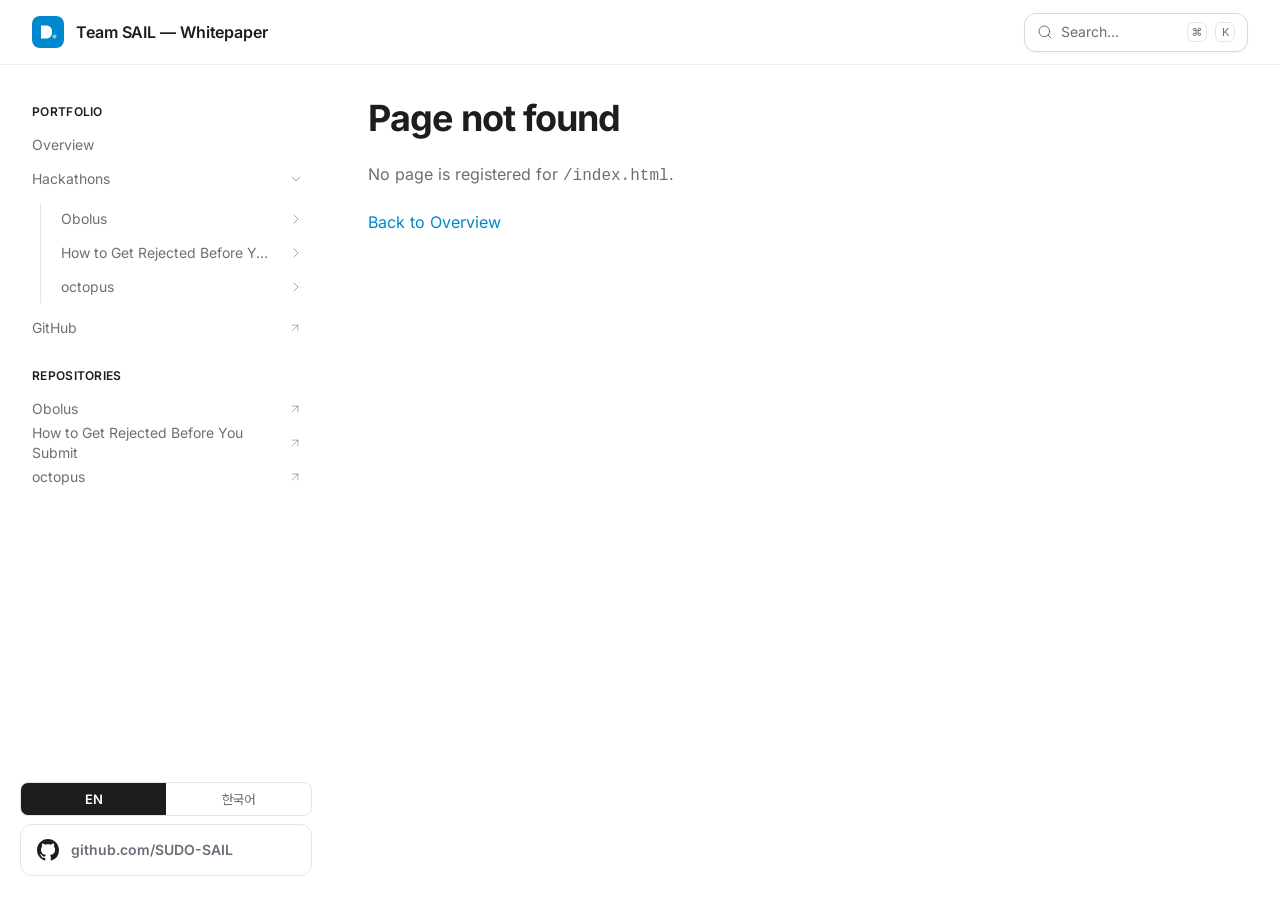
<file: index.html>
<!doctype html>
<html lang="en">
  <head>
    <meta charset="UTF-8" />
    <meta name="viewport" content="width=device-width, initial-scale=1.0" />
    <link rel="icon" type="image/svg+xml" href="/favicon.svg" />
    <meta name="theme-color" content="#0088CC" />

    <title>Team SAIL — Whitepaper</title>
    <meta
      name="description"
      content="Three products built end to end in 2026: Obolus, How to Get Rejected Before You Submit, and octopus. Each one came out of a hackathon, and each page opens with the event before the build."
    />

    <!--
      Absolute URLs are required here: scrapers do not resolve relative paths.
      SITE_URL is a placeholder until the site is deployed — replace both
      occurrences with the real origin at that point.
    -->
    <meta property="og:type" content="website" />
    <meta property="og:site_name" content="Team SAIL" />
    <meta property="og:title" content="Team SAIL — Whitepaper" />
    <meta
      property="og:description"
      content="Three products built end to end in 2026: Obolus, How to Get Rejected Before You Submit, and octopus. Top 4 finalist at Ralphthon @ICML, Track 2."
    />
    <meta property="og:image" content="https://SITE_URL/og.png" />
    <meta property="og:image:width" content="1200" />
    <meta property="og:image:height" content="630" />
    <meta
      property="og:image:alt"
      content="Team SAIL whitepaper cover listing Obolus, How to Get Rejected Before You Submit and octopus"
    />
    <meta property="og:url" content="https://SITE_URL/" />
    <meta property="og:locale" content="en_US" />
    <meta property="og:locale:alternate" content="ko_KR" />

    <meta name="twitter:card" content="summary_large_image" />
    <meta name="twitter:title" content="Team SAIL — Whitepaper" />
    <meta
      name="twitter:description"
      content="Three products built end to end in 2026. Top 4 finalist at Ralphthon @ICML, Track 2."
    />
    <meta name="twitter:image" content="https://SITE_URL/og.png" />
    <script type="module" crossorigin src="/assets/index-BVIoX1k3.js"></script>
    <link rel="stylesheet" crossorigin href="/assets/index-BAgX60U4.css">
  </head>
  <body>
    <div id="root"></div>
  </body>
</html>
</file>
